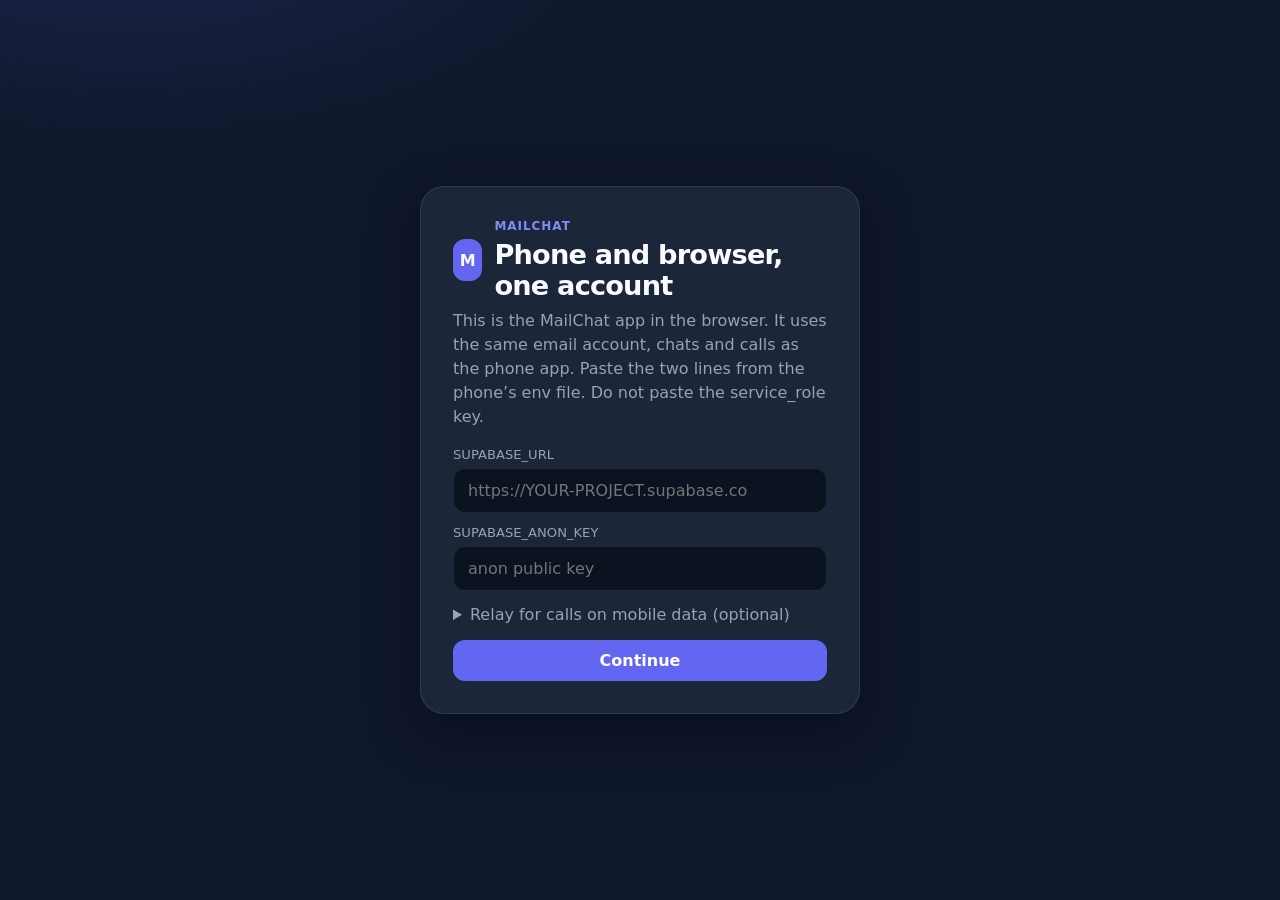
<file: webapp/index.html>
<!DOCTYPE html>
<html lang="en">
<head>
  <meta charset="utf-8">
  <meta name="viewport" content="width=device-width, initial-scale=1, viewport-fit=cover">
  <meta name="theme-color" content="#0f172a">
  <meta name="description" content="MailChat in the browser. Same account, chats, Updates and calls as the phone app.">
  <meta name="mobile-web-app-capable" content="yes">
  <meta name="apple-mobile-web-app-capable" content="yes">
  <meta name="apple-mobile-web-app-status-bar-style" content="black-translucent">
  <title>MailChat</title>
  <link rel="icon" href="data:image/svg+xml,%3Csvg xmlns='http://www.w3.org/2000/svg' viewBox='0 0 32 32'%3E%3Crect width='32' height='32' rx='8' fill='%236366f1'/%3E%3Cpath d='M7 11.5 16 17l9-5.5V22a2 2 0 0 1-2 2H9a2 2 0 0 1-2-2V11.5z' fill='none' stroke='white' stroke-width='1.8'/%3E%3Cpath d='M7 11.5 16 17l9-5.5' fill='none' stroke='white' stroke-width='1.8' stroke-linejoin='round'/%3E%3C/svg%3E">
  <link rel="stylesheet" href="styles.css">
</head>
<body>
  <div id="app" class="app" aria-live="polite"></div>

  <section id="incoming" class="incoming" hidden>
    <div>
      <strong id="incoming-title">Incoming call</strong>
      <p id="incoming-detail">Someone is calling.</p>
    </div>
    <div class="incoming-actions">
      <button type="button" class="btn danger" data-act="call-decline">Decline</button>
      <button type="button" class="btn good" data-act="call-accept">Accept</button>
    </div>
  </section>

  <section id="call-layer" class="call-layer" hidden>
    <video id="remote-video" class="remote-video" autoplay playsinline hidden></video>
    <video id="local-video" class="local-video" autoplay playsinline muted hidden></video>
    <audio id="remote-audio" autoplay></audio>
    <div class="call-shade">
      <p id="call-kind" class="eyebrow">Voice call</p>
      <h2 id="call-name">MailChat</h2>
      <p id="call-status">Connecting...</p>
      <p id="call-hint" class="call-hint"></p>
      <div class="call-actions">
        <button type="button" class="btn ghost" id="call-mute" data-act="call-mute">Mute</button>
        <button type="button" class="btn ghost" id="call-cam" data-act="call-cam" hidden>Camera</button>
        <button type="button" class="btn danger" data-act="call-hangup">End</button>
      </div>
    </div>
  </section>

  <div id="toasts" class="toasts"></div>
  <script src="logic.js"></script>
  <script src="app.js"></script>
</body>
</html>
</file>
<file: webapp/styles.css>
:root {
  color-scheme: dark;
  --bg: #0f172a;
  --elev: #1e293b;
  --elev-2: #273449;
  --line: rgba(226, 232, 240, 0.1);
  --text: #f8fafc;
  --muted: #94a3b8;
  --faint: #64748b;
  --brand: #818cf8;
  --brand-deep: #6366f1;
  --mine: #4f46e5;
  --good: #34d399;
  --warn: #fbbf24;
  --bad: #f87171;
  --shadow: 0 18px 50px rgba(2, 6, 23, 0.45);
  --radius: 16px;
  font-family: "Segoe UI", ui-sans-serif, system-ui, sans-serif;
}

* { box-sizing: border-box; }
html, body { height: 100%; }
body {
  margin: 0;
  background:
    radial-gradient(900px 420px at 10% -10%, rgba(99, 102, 241, 0.18), transparent 60%),
    var(--bg);
  color: var(--text);
}
button, input, textarea { font: inherit; color: inherit; }
button { cursor: pointer; }
.hidden { display: none !important; }

.app { height: 100dvh; }

.gate {
  min-height: 100dvh;
  display: grid;
  place-items: center;
  padding: 24px 16px;
}
.card {
  width: min(440px, 100%);
  background: rgba(30, 41, 59, 0.92);
  border: 1px solid var(--line);
  border-radius: 24px;
  padding: 28px 24px;
  box-shadow: var(--shadow);
}
.brand {
  display: flex;
  gap: 12px;
  align-items: center;
  margin-bottom: 8px;
}
.mark {
  width: 42px;
  height: 42px;
  border-radius: 12px;
  display: grid;
  place-items: center;
  background: var(--brand-deep);
  font-weight: 700;
}
h1, h2, h3 { margin: 0; letter-spacing: -0.03em; }
h1 { font-size: 1.7rem; }
.lede { color: var(--muted); line-height: 1.5; margin: 8px 0 18px; }
.eyebrow {
  margin: 0 0 6px;
  color: var(--brand);
  font-size: 0.75rem;
  letter-spacing: 0.08em;
  text-transform: uppercase;
  font-weight: 700;
}

label { display: block; font-size: 0.82rem; color: var(--muted); margin: 12px 0 6px; }
input, textarea, select {
  width: 100%;
  border: 1px solid var(--line);
  background: #0b1220;
  border-radius: 12px;
  padding: 12px 14px;
  outline: none;
}
textarea { resize: vertical; min-height: 72px; }
input:focus, textarea:focus, select:focus { border-color: var(--brand); }

.btn {
  border: 0;
  border-radius: 12px;
  padding: 11px 14px;
  background: var(--brand-deep);
  color: white;
  font-weight: 650;
}
.btn.full { width: 100%; margin-top: 16px; }
.btn.ghost {
  background: transparent;
  border: 1px solid var(--line);
  color: var(--text);
}
.btn.good { background: #059669; }
.btn.danger { background: #e11d48; }
.btn:disabled { opacity: 0.55; cursor: default; }
.row { display: flex; gap: 8px; align-items: center; }
.row > * { flex: 1; }
.tabs { display: flex; gap: 6px; margin: 8px 0 4px; }
.tabs button {
  flex: 1;
  background: transparent;
  border: 1px solid var(--line);
  border-radius: 999px;
  padding: 8px;
  color: var(--muted);
}
.tabs button.on { background: #312e81; color: white; border-color: transparent; }
.note, .error, .ok {
  border-radius: 12px;
  padding: 10px 12px;
  margin: 12px 0;
  line-height: 1.45;
  font-size: 0.92rem;
}
.note { background: rgba(129, 140, 248, 0.12); color: #c7d2fe; }
.error { background: rgba(248, 113, 113, 0.12); color: #fecaca; }
.ok { background: rgba(52, 211, 153, 0.12); color: #a7f3d0; }
details { margin-top: 14px; color: var(--muted); }
details summary { cursor: pointer; }
.tiny { color: var(--faint); font-size: 0.78rem; line-height: 1.4; }

.shell { display: flex; height: 100dvh; }
.side, .main { min-width: 0; min-height: 0; }
.side {
  width: 100%;
  display: flex;
  flex-direction: column;
  background: rgba(15, 23, 42, 0.72);
  border-right: 1px solid var(--line);
}
.main { flex: 1; display: flex; flex-direction: column; }
.top {
  display: flex;
  align-items: center;
  gap: 10px;
  padding: 14px 14px 10px;
}
.top h1 { font-size: 1.25rem; }
.icon-btn {
  width: 38px;
  height: 38px;
  border-radius: 12px;
  border: 1px solid var(--line);
  background: var(--elev);
  color: var(--text);
}
.search-wrap { padding: 0 14px 10px; }
.list { overflow: auto; flex: 1; }
.chat {
  width: 100%;
  text-align: left;
  background: transparent;
  border: 0;
  border-bottom: 1px solid var(--line);
  padding: 12px 14px;
  display: grid;
  grid-template-columns: 44px 1fr auto;
  gap: 10px;
  align-items: center;
}
.chat.on { background: rgba(99, 102, 241, 0.16); }
.avatar {
  width: 44px;
  height: 44px;
  border-radius: 14px;
  display: grid;
  place-items: center;
  background: #312e81;
  font-weight: 700;
  position: relative;
}
.dot {
  position: absolute;
  right: -2px;
  bottom: -2px;
  width: 11px;
  height: 11px;
  border-radius: 99px;
  background: var(--good);
  border: 2px solid var(--bg);
}
.chat-name { font-weight: 680; }
.chat-preview, .sub { color: var(--muted); font-size: 0.86rem; white-space: nowrap; overflow: hidden; text-overflow: ellipsis; }
.badge {
  min-width: 22px;
  height: 22px;
  padding: 0 6px;
  border-radius: 99px;
  background: var(--brand-deep);
  display: grid;
  place-items: center;
  font-size: 0.75rem;
  font-weight: 700;
}
.empty {
  margin: auto;
  text-align: center;
  color: var(--muted);
  padding: 32px 20px;
  max-width: 360px;
}

.thread { display: flex; flex-direction: column; height: 100%; min-height: 0; }
.thread-head {
  display: flex;
  align-items: center;
  gap: 8px;
  padding: 10px 12px;
  border-bottom: 1px solid var(--line);
  background: rgba(15, 23, 42, 0.9);
}
.thread-head .who { flex: 1; min-width: 0; }
.thread-head h2 { font-size: 1rem; white-space: nowrap; overflow: hidden; text-overflow: ellipsis; }
.messages {
  flex: 1;
  overflow: auto;
  padding: 16px 12px 8px;
  display: flex;
  flex-direction: column;
  gap: 8px;
}
.day {
  align-self: center;
  color: var(--faint);
  font-size: 0.75rem;
  background: var(--elev);
  border-radius: 99px;
  padding: 4px 10px;
}
.bubble {
  max-width: min(78%, 520px);
  background: var(--elev);
  border-radius: 16px 16px 16px 6px;
  padding: 8px 10px 6px;
  position: relative;
}
.bubble.mine {
  align-self: flex-end;
  background: var(--mine);
  border-radius: 16px 16px 6px 16px;
}
.bubble .who-name { color: #c7d2fe; font-size: 0.75rem; font-weight: 700; }
.quote {
  border-left: 3px solid var(--brand);
  padding-left: 8px;
  margin-bottom: 6px;
  color: #e2e8f0;
  font-size: 0.82rem;
  opacity: 0.85;
}
.bubble p { margin: 0; white-space: pre-wrap; word-break: break-word; line-height: 1.4; }
.meta {
  display: flex;
  justify-content: flex-end;
  gap: 6px;
  color: rgba(248, 250, 252, 0.72);
  font-size: 0.72rem;
  margin-top: 4px;
}
.tick.read { color: #bfdbfe; }
.deleted { font-style: italic; color: var(--muted); }
.attach {
  display: block;
  margin-top: 6px;
  color: white;
  text-decoration: underline;
}
.bubble img.preview {
  display: block;
  max-width: 240px;
  border-radius: 10px;
  margin-top: 6px;
}
.reactions { display: flex; gap: 4px; flex-wrap: wrap; margin-top: 6px; }
.chip {
  border: 0;
  background: rgba(15, 23, 42, 0.35);
  border-radius: 99px;
  padding: 2px 7px;
  font-size: 0.8rem;
}
.chip.on { outline: 1px solid white; }
.tools {
  display: flex;
  gap: 4px;
  flex-wrap: wrap;
  margin-top: 6px;
}
.tools button {
  border: 0;
  background: rgba(15, 23, 42, 0.28);
  border-radius: 8px;
  padding: 3px 6px;
}
.reply-strip, .composer {
  display: flex;
  gap: 8px;
  align-items: flex-end;
  padding: 8px 10px calc(10px + env(safe-area-inset-bottom));
  border-top: 1px solid var(--line);
  background: rgba(15, 23, 42, 0.94);
}
.reply-strip { align-items: center; color: var(--muted); font-size: 0.86rem; }
.composer textarea { min-height: 44px; max-height: 120px; }
.file-btn { position: relative; overflow: hidden; flex: 0 0 auto; }
.file-btn input { position: absolute; inset: 0; opacity: 0; cursor: pointer; }

.panel { padding: 8px 16px 28px; overflow: auto; }
.person, .setting {
  width: 100%;
  text-align: left;
  background: var(--elev);
  border: 1px solid var(--line);
  border-radius: 14px;
  padding: 12px;
  margin-top: 8px;
}
.toggle { display: flex; justify-content: space-between; gap: 12px; align-items: center; padding: 12px 0; border-bottom: 1px solid var(--line); }
.switch { width: 44px; height: 26px; }

.incoming[hidden],
.call-layer[hidden] { display: none !important; }
.incoming {
  position: fixed;
  left: 12px;
  right: 12px;
  top: 12px;
  z-index: 40;
  display: flex;
  justify-content: space-between;
  gap: 12px;
  align-items: center;
  background: #1e1b4b;
  border: 1px solid rgba(129, 140, 248, 0.5);
  border-radius: 18px;
  padding: 12px;
  box-shadow: var(--shadow);
}
.incoming p { margin: 4px 0 0; color: #c7d2fe; }
.incoming-actions { display: flex; gap: 8px; }

.call-layer {
  position: fixed;
  inset: 0;
  z-index: 50;
  background: #020617;
  color: white;
}
.remote-video, .local-video { width: 100%; height: 100%; object-fit: cover; background: #020617; }
.local-video {
  position: absolute;
  width: 112px;
  height: 160px;
  right: 14px;
  top: 14px;
  border-radius: 16px;
  object-fit: cover;
  border: 1px solid var(--line);
}
.call-shade {
  position: absolute;
  left: 0;
  right: 0;
  bottom: 0;
  padding: 28px 18px calc(22px + env(safe-area-inset-bottom));
  background: linear-gradient(transparent, rgba(2, 6, 23, 0.88) 30%);
  text-align: center;
}
.call-hint { color: #cbd5e1; min-height: 1.2em; }
.call-actions { display: flex; justify-content: center; gap: 10px; margin-top: 14px; }

.toasts { position: fixed; left: 12px; right: 12px; bottom: 16px; z-index: 60; display: grid; gap: 8px; pointer-events: none; }
.toast {
  justify-self: center;
  background: #111827;
  border: 1px solid var(--line);
  border-radius: 12px;
  padding: 10px 14px;
  max-width: 440px;
  box-shadow: var(--shadow);
}

@media (min-width: 900px) {
  .side { width: 360px; flex: none; }
  .shell.is-list .main { display: flex; }
  .card { padding: 32px; }
}
@media (max-width: 899px) {
  .shell.is-list .main { display: none; }
  .shell.is-thread .side,
  .shell.is-search .side,
  .shell.is-group .side,
  .shell.is-settings .side,
  .shell.is-blocked .side,
  .shell.is-report .side,
  .shell.is-calls .side { display: none; }
}

/* Inbox controls and WhatsApp-style chat-row metadata. */
.search-wrap > input {
  width: 100%;
  margin-top: 8px;
  border-radius: 999px;
  background: var(--elev);
}
.chat-filters { display: flex; align-items: center; gap: 6px; margin-top: 8px; }
.filter-chip {
  padding: 6px 11px;
  border: 1px solid var(--line);
  border-radius: 999px;
  background: transparent;
  color: var(--muted);
  white-space: nowrap;
}
.filter-chip.on { color: var(--text); background: rgba(16, 185, 129, 0.15); border-color: #059669; }
.chat-filters select {
  min-width: 72px;
  padding: 6px 8px;
  border-radius: 999px;
  background: var(--elev);
  color: var(--text);
  border: 1px solid var(--line);
}
.chat-copy { min-width: 0; display: flex; flex-direction: column; gap: 4px; }
.chat-topline, .chat-bottomline { display: flex; align-items: center; justify-content: space-between; gap: 8px; }
.chat-stamp { flex: none; color: var(--muted); font-size: .75rem; }
.chat-preview { display: block; min-width: 0; }
.chat-indicators { display: flex; align-items: center; gap: 4px; flex: none; font-size: .75rem; }
.chat-actions { display: none; align-items: center; gap: 5px; color: var(--muted); }
.chat:hover .chat-actions, .chat:focus-visible .chat-actions { display: flex; }
.chat-actions [data-act="chat-pref"] { padding: 3px; cursor: pointer; }
.chat .badge { min-width: 21px; text-align: center; }
@media (max-width: 560px) {
  .chat-actions { display: flex; }
  .chat { grid-template-columns: 44px minmax(0, 1fr) auto; }
}

.media-album { display: flex; flex-direction: column; gap: 4px; margin-top: 6px; overflow: hidden; border-radius: 10px; }
.bubble .media-album img.preview {
  display: block;
  width: 100%;
  max-width: 360px;
  max-height: 280px;
  aspect-ratio: 16 / 9;
  object-fit: cover;
  border-radius: 8px;
  margin: 0;
  cursor: zoom-in;
}
.pending-files {
  display: flex;
  gap: 8px;
  align-items: center;
  overflow-x: auto;
  padding: 8px 12px;
  border-top: 1px solid var(--line);
  background: rgba(15, 23, 42, 0.92);
}
.pending-file {
  position: relative;
  width: 66px;
  height: 60px;
  flex: 0 0 auto;
  display: grid;
  place-items: center;
  border-radius: 9px;
  background: var(--elev);
  overflow: hidden;
}
.pending-file img { width: 100%; height: 100%; object-fit: cover; }
.pending-file button {
  position: absolute;
  top: 2px;
  right: 2px;
  width: 20px;
  height: 20px;
  border: 0;
  border-radius: 50%;
  color: white;
  background: rgba(0, 0, 0, .72);
  line-height: 1;
}
.pending-file-icon { font-size: 1.25rem; }
.pending-file-name { position: absolute; bottom: 0; left: 0; right: 0; font-size: .55rem; text-align: center; white-space: nowrap; overflow: hidden; text-overflow: ellipsis; background: rgba(0, 0, 0, .6); }
.pending-hint { color: var(--muted); font-size: .78rem; white-space: nowrap; }

.side-nav { display: flex; gap: 8px; padding: 10px 14px max(10px, env(safe-area-inset-bottom)); border-top: 1px solid var(--line); }
.side-nav button { flex: 1; padding: 10px; border: 0; border-radius: 12px; background: var(--elev); color: var(--text); font-weight: 650; }
.side-nav button:hover { background: var(--elev-2); }
.call-row { display: flex; align-items: center; gap: 12px; }
.call-row .avatar { flex: 0 0 40px; }
.call-copy { min-width: 0; flex: 1; display: grid; gap: 4px; }
.call-copy strong { overflow: hidden; text-overflow: ellipsis; white-space: nowrap; }
.call-copy .sub { overflow: hidden; text-overflow: ellipsis; white-space: nowrap; }
.call-missed { color: var(--bad); }
.call-row .avatar { overflow: hidden; border-radius: 50%; }
.call-row .avatar img { position: absolute; inset: 0; width: 100%; height: 100%; object-fit: cover; border-radius: inherit; }

/* Account-based WhatsApp-style Updates, stored in MailChat rather than the OS. */
.status-panel h2 { margin: 8px 0 12px; font-size: 1.3rem; }
.status-person { display: flex; align-items: center; gap: 12px; cursor: pointer; color: var(--text); }
.status-avatar { width: 46px; height: 46px; flex: 0 0 46px; border-radius: 50%; overflow: hidden; }
.status-avatar img { position: absolute; inset: 0; width: 100%; height: 100%; border-radius: inherit; object-fit: cover; }
.status-avatar.unseen { outline: 2px solid var(--good); outline-offset: 2px; }
.status-dots { flex: 0 0 auto; display: grid; place-items: center; min-width: 26px; height: 26px; padding: 0 5px; border-radius: 99px; color: #052e16; background: var(--good); font-size: .78rem; font-weight: 700; }
.status-compose { margin: 18px 0 22px; padding: 16px; border: 1px solid var(--line); border-radius: 16px; background: rgba(30, 41, 59, .55); }
.status-compose h3 { margin: 0 0 10px; }
.status-compose textarea { min-height: 88px; }
.status-compose-actions { display: flex; align-items: center; gap: 8px; margin-top: 10px; }
.status-compose-actions input[type=color] { width: 48px; height: 42px; padding: 4px; }
.status-file-label { display: inline-flex; align-items: center; justify-content: center; position: relative; overflow: hidden; }
.status-file-label input { position: absolute; inset: 0; opacity: 0; cursor: pointer; }
.status-photo-stage { margin-top: 12px; display: flex; align-items: center; gap: 12px; }
.status-photo-stage img { width: 86px; height: 86px; border-radius: 12px; object-fit: cover; }
.status-recent-title { margin-top: 20px !important; }
.status-add-mark { display: grid; place-items: center; flex: 0 0 38px; height: 38px; }
.status-viewer { min-height: 0; flex: 1; padding: 16px; display: flex; flex-direction: column; align-items: stretch; gap: 14px; overflow: auto; }
.status-view-head { display: flex; align-items: center; gap: 12px; }
.status-view-head > span:nth-child(2) { display: grid; gap: 4px; flex: 1; }
.status-view-head small { color: var(--muted); }
.status-view-image { width: min(100%, 520px); max-height: 68dvh; align-self: center; border-radius: 18px; object-fit: contain; background: #05070b; }
.status-view-text { min-height: 50dvh; display: grid; place-items: center; padding: 30px; border-radius: 18px; color: white; font-weight: 700; font-size: clamp(1.5rem, 5vw, 2.5rem); text-align: center; white-space: pre-wrap; }
.status-caption { text-align: center; }
.shell.is-status .side, .shell.is-status-viewer .side { display: none; }

.icon-btn { position: relative; }
.notification-count { position: absolute; top: -6px; right: -6px; min-width: 16px; height: 16px; padding: 0 4px; display: grid; place-items: center; border-radius: 99px; background: var(--bad); color: white; font-size: 10px; font-weight: 800; }
.notification-row { width: 100%; text-align: left; }
.notification-unread { background: rgba(96, 165, 250, .12); }
</file>
